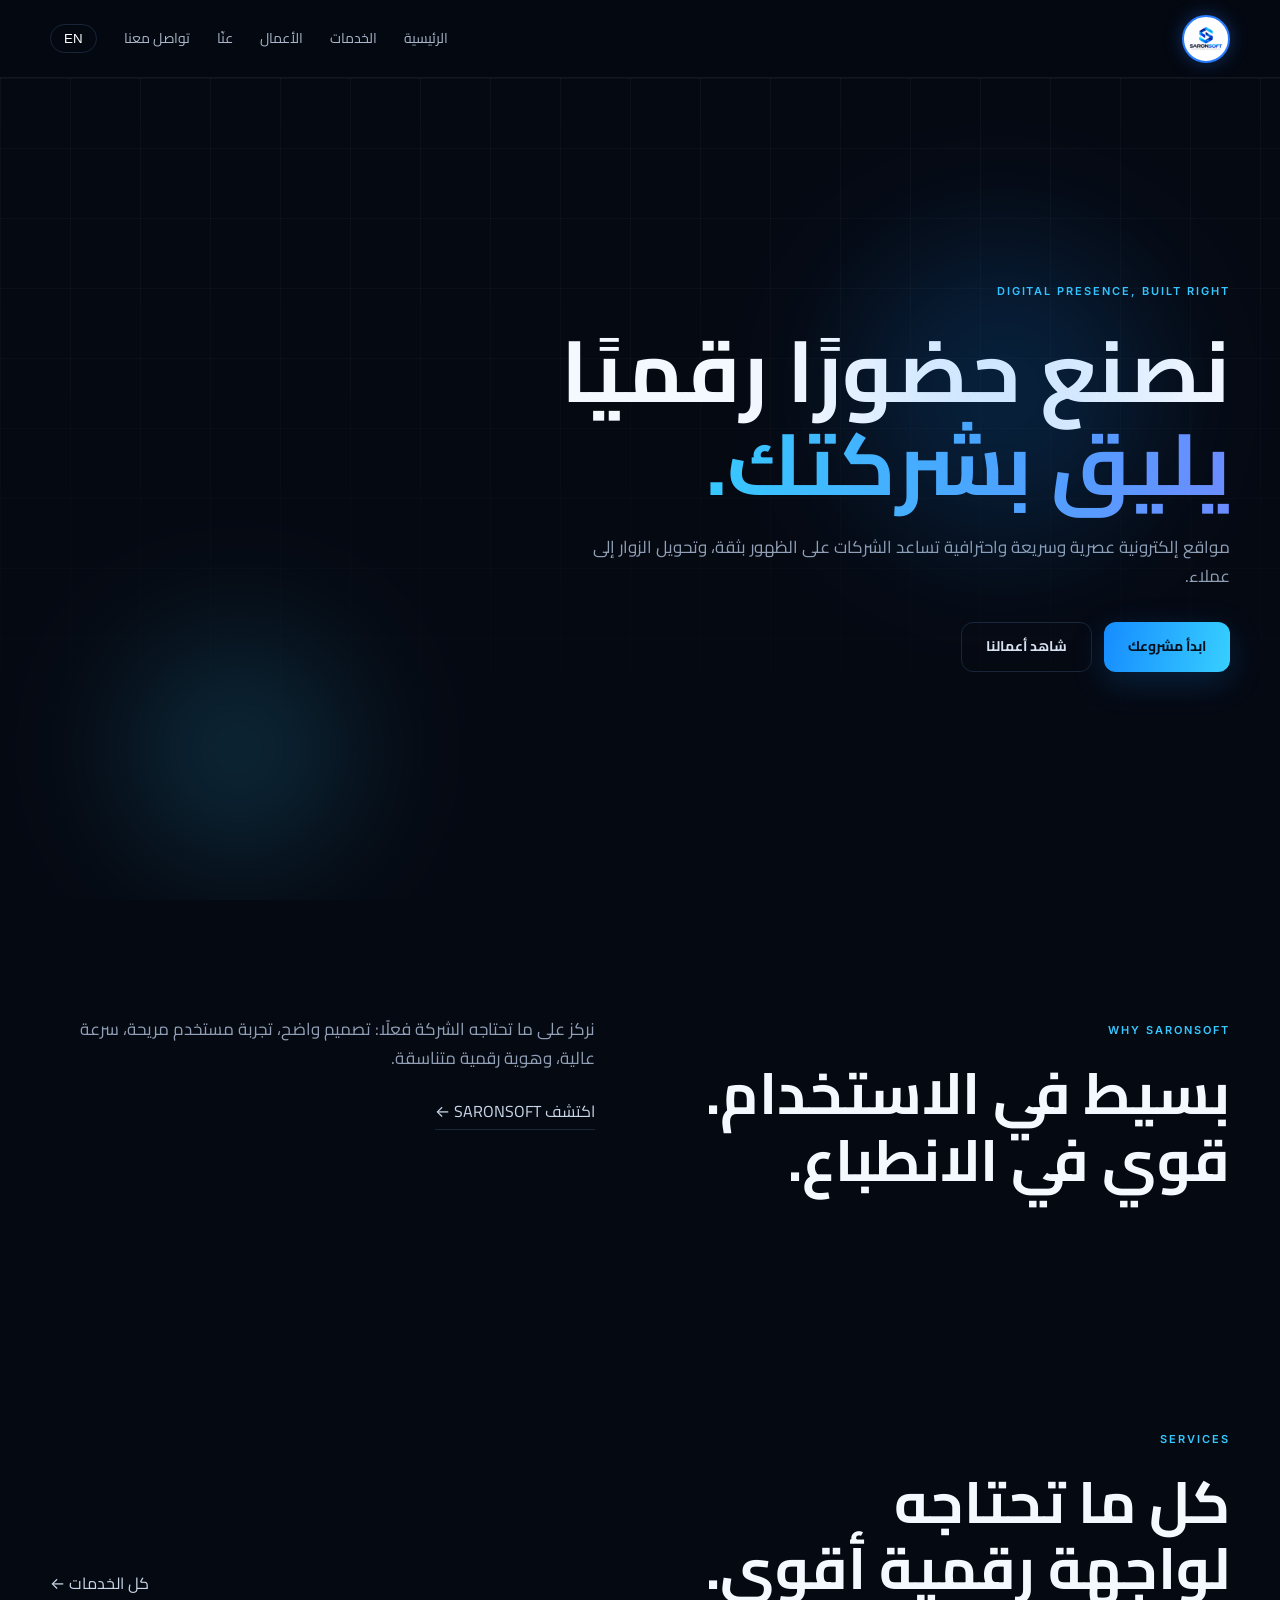
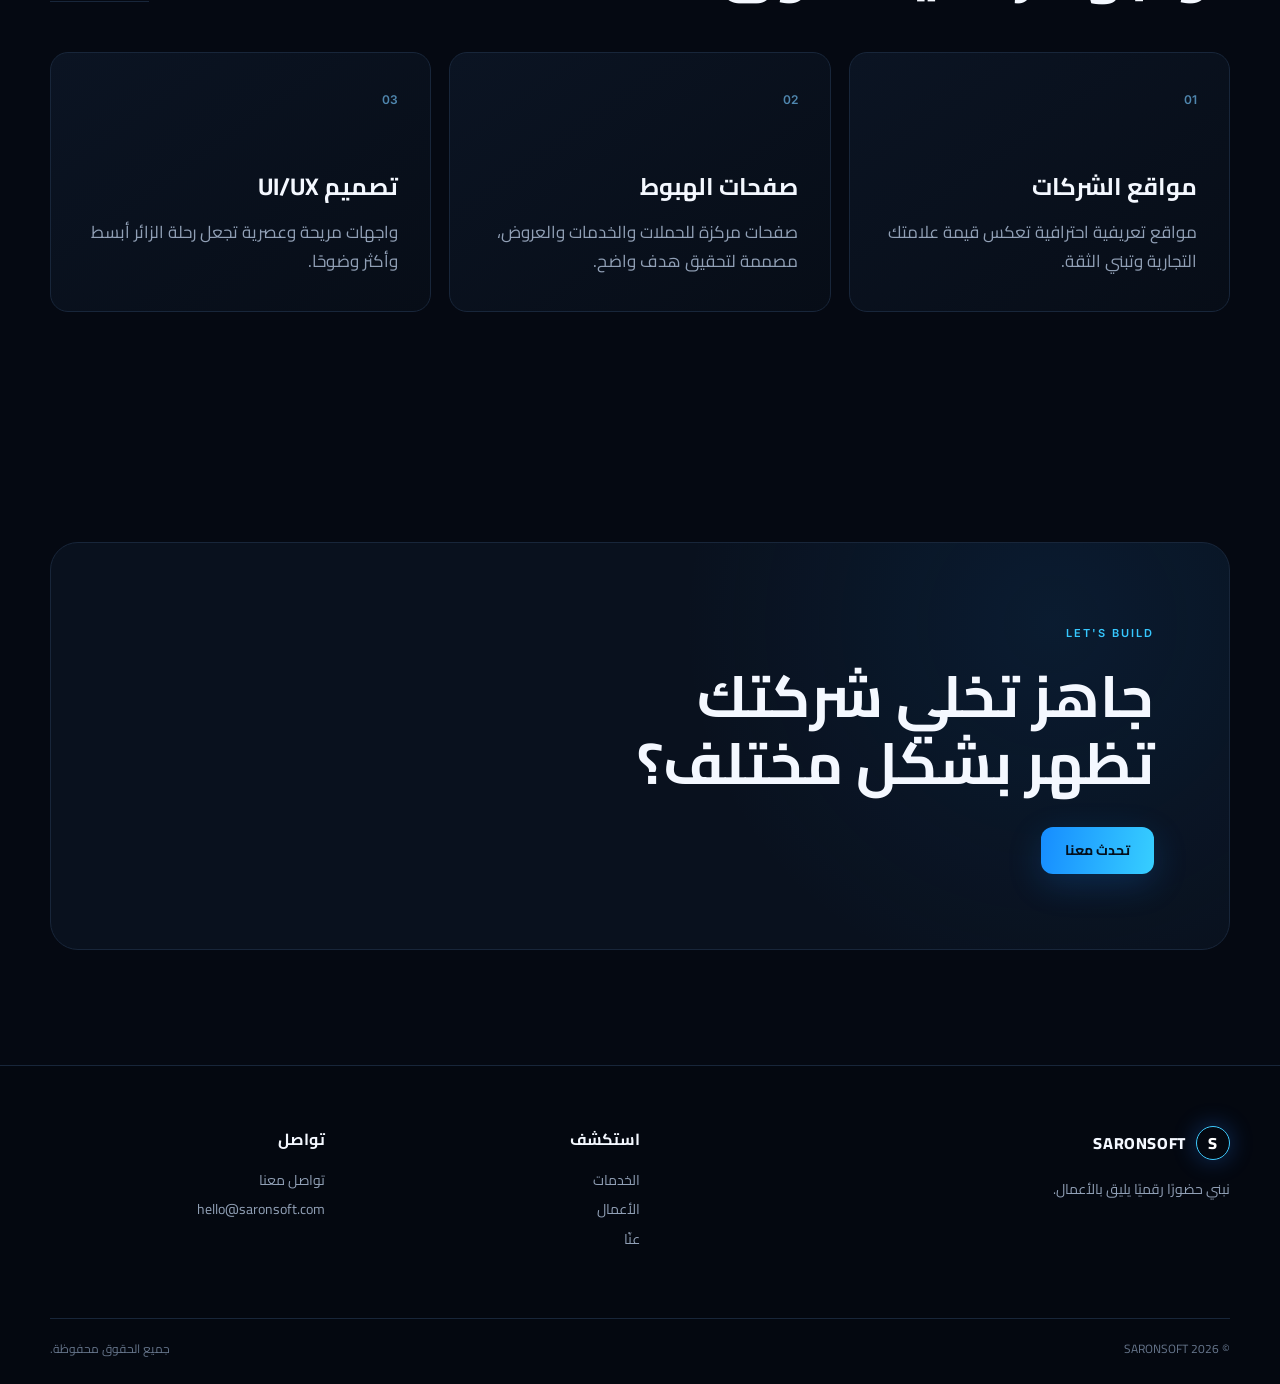
<file: index.html>
<!doctype html>
<html lang="ar" dir="rtl">
<head>
  <meta charset="utf-8"><meta name="viewport" content="width=device-width,initial-scale=1">
  <meta name="description" content="SARONSOFT — مواقع إلكترونية احترافية للشركات والعلامات التجارية.">
  <title>SARONSOFT | حلول ويب احترافية للشركات</title>
  <link rel="stylesheet" href="css/style.css">
</head>
<body>
<div class="loader" aria-hidden="true"><span>
  <a class="brand" href="index.html">
    <img src="assets/logo.png" alt="SARONSOFT Logo">
  </a>
</span>
</div>
<header class="site-header">
  <a class="brand" href="index.html">
    <img src="assets/logo-name.png" alt="SARONSOFT Logo">
  </a>
  <button class="menu-btn" aria-label="فتح القائمة">☰</button>
  <nav class="nav">
    <a href="index.html" data-i18n="nav.home">الرئيسية</a>
    <a href="services.html" data-i18n="nav.services">الخدمات</a>
    <a href="portfolio.html" data-i18n="nav.work">الأعمال</a>
    <a href="about.html" data-i18n="nav.about">عنّا</a>
    <a href="contact.html" data-i18n="nav.contact">تواصل معنا</a>
    <button class="lang" id="langBtn">EN</button>
  </nav>
</header>

<main>
<section class="hero">
  <div class="hero-grid"></div>
  <div class="container hero-content reveal">
    <span class="eyebrow" data-i18n="hero.eyebrow">DIGITAL PRESENCE, BUILT RIGHT</span>
    <h1 data-i18n="hero.title">نصنع حضورًا رقميًا<br><em>يليق بشركتك.</em></h1>
    <p data-i18n="hero.text">مواقع إلكترونية عصرية وسريعة واحترافية تساعد الشركات على الظهور بثقة، وتحويل الزوار إلى عملاء.</p>
    <div class="actions">
      <a class="btn primary" href="contact.html" data-i18n="hero.cta">ابدأ مشروعك</a>
      <a class="btn ghost" href="portfolio.html" data-i18n="hero.work">شاهد أعمالنا</a>
    </div>
  </div>
  <div class="hero-orb orb-a"></div><div class="hero-orb orb-b"></div>
</section>

<section class="section intro">
  <div class="container split">
    <div class="reveal"><span class="eyebrow" data-i18n="intro.label">WHY SARONSOFT</span><h2 data-i18n="intro.title">بسيط في الاستخدام.<br>قوي في الانطباع.</h2></div>
    <div class="reveal"><p data-i18n="intro.text">نركز على ما تحتاجه الشركة فعلًا: تصميم واضح، تجربة مستخدم مريحة، سرعة عالية، وهوية رقمية متناسقة.</p><a class="text-link" href="about.html" data-i18n="intro.more">اكتشف SARONSOFT ←</a></div>
  </div>
</section>

<section class="section services-preview">
  <div class="container">
    <div class="section-head reveal"><div><span class="eyebrow">SERVICES</span><h2 data-i18n="services.title">كل ما تحتاجه<br>لواجهة رقمية أقوى.</h2></div><a class="text-link" href="services.html" data-i18n="services.more">كل الخدمات ←</a></div>
    <div class="cards">
      <article class="card reveal"><span class="num">01</span><h3 data-i18n="card.web">مواقع الشركات</h3><p data-i18n="card.webText">مواقع تعريفية احترافية تعكس قيمة علامتك التجارية وتبني الثقة.</p></article>
      <article class="card reveal"><span class="num">02</span><h3 data-i18n="card.landing">صفحات الهبوط</h3><p data-i18n="card.landingText">صفحات مركزة للحملات والخدمات والعروض، مصممة لتحقيق هدف واضح.</p></article>
      <article class="card reveal"><span class="num">03</span><h3 data-i18n="card.ui">تصميم UI/UX</h3><p data-i18n="card.uiText">واجهات مريحة وعصرية تجعل رحلة الزائر أبسط وأكثر وضوحًا.</p></article>
    </div>
  </div>
</section>

<section class="cta section">
  <div class="container cta-box reveal"><span class="eyebrow">LET'S BUILD</span><h2 data-i18n="cta.title">جاهز تخلي شركتك<br>تظهر بشكل مختلف؟</h2><a class="btn primary" href="contact.html" data-i18n="cta.button">تحدث معنا</a></div>
</section>
</main>

<footer class="footer"><div class="container footer-grid"><div><a class="brand" href="index.html"><span class="brand-mark">S</span><span>SARONSOFT</span></a><p data-i18n="footer.tag">نبني حضورًا رقميًا يليق بالأعمال.</p></div><div><h4 data-i18n="footer.explore">استكشف</h4><a href="services.html" data-i18n="nav.services">الخدمات</a><a href="portfolio.html" data-i18n="nav.work">الأعمال</a><a href="about.html" data-i18n="nav.about">عنّا</a></div><div><h4 data-i18n="footer.contact">تواصل</h4><a href="contact.html" data-i18n="nav.contact">تواصل معنا</a><a href="mailto:hello@saronsoft.com">hello@saronsoft.com</a></div></div><div class="container footer-bottom"><span>© 2026 SARONSOFT</span><span data-i18n="footer.rights">جميع الحقوق محفوظة.</span></div></footer>
<script src="js/app.js"></script><script src="js/language.js"></script>
</body></html>
</file>
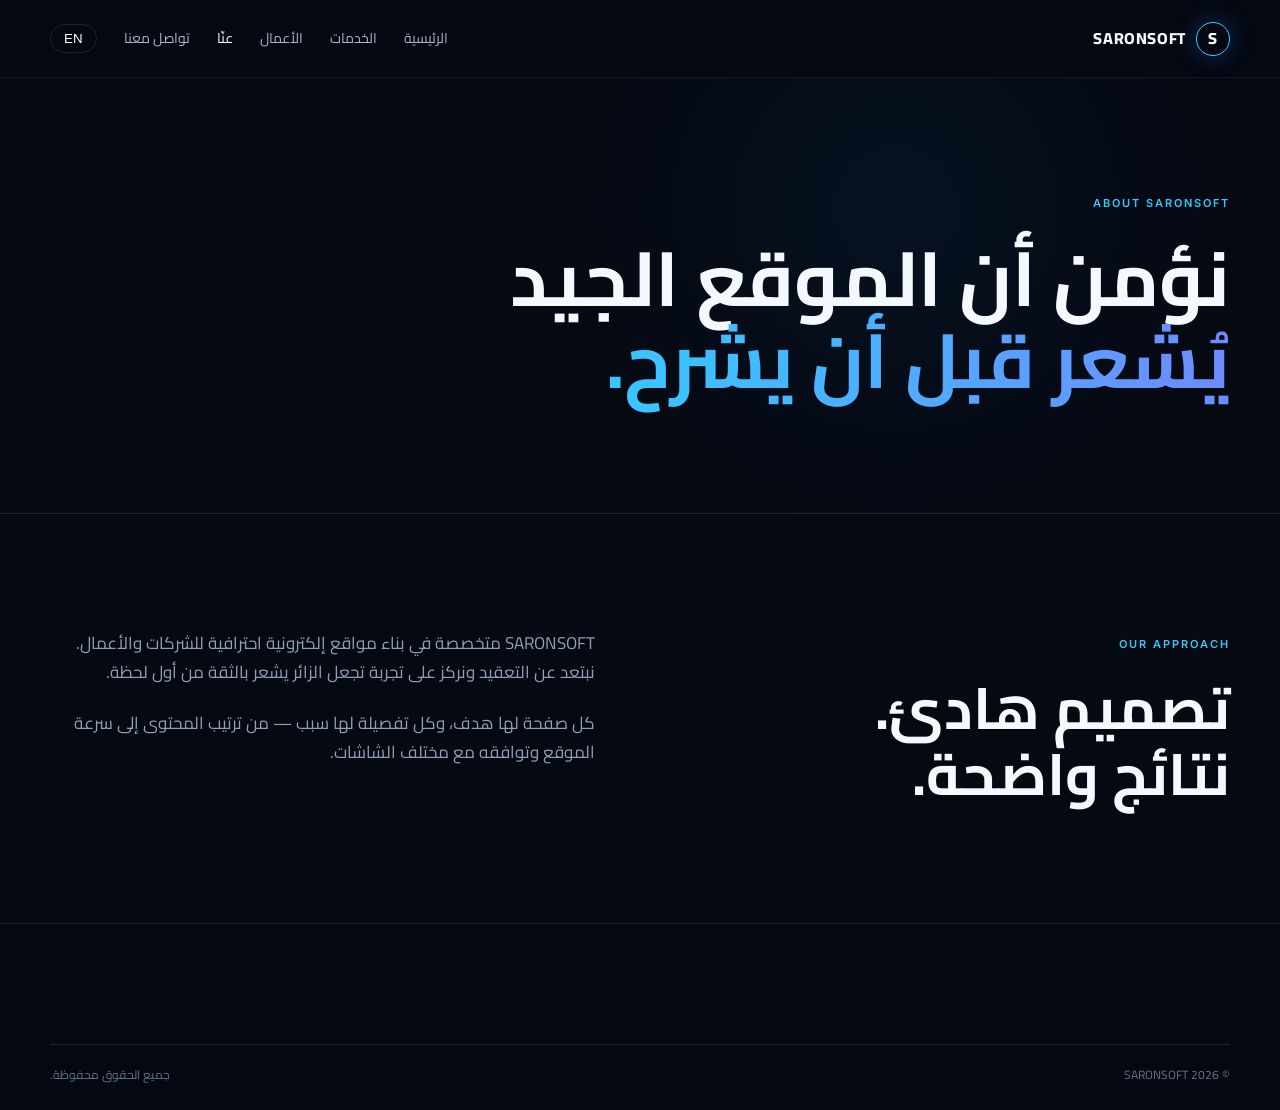
<file: about.html>
<!doctype html><html lang="ar" dir="rtl"><head><meta charset="utf-8"><meta name="viewport" content="width=device-width,initial-scale=1"><title>عنّا | SARONSOFT</title><link rel="stylesheet" href="css/style.css"></head><body>
<header class="site-header"><a class="brand" href="index.html"><span class="brand-mark">S</span><span>SARONSOFT</span></a><button class="menu-btn">☰</button><nav class="nav"><a href="index.html" data-i18n="nav.home">الرئيسية</a><a href="services.html" data-i18n="nav.services">الخدمات</a><a href="portfolio.html" data-i18n="nav.work">الأعمال</a><a class="active" href="about.html" data-i18n="nav.about">عنّا</a><a href="contact.html" data-i18n="nav.contact">تواصل معنا</a><button class="lang" id="langBtn">EN</button></nav></header>
<main><section class="page-hero"><div class="container reveal"><span class="eyebrow">ABOUT SARONSOFT</span><h1 data-i18n="about.title">نؤمن أن الموقع الجيد<br><em>يُشعر قبل أن يشرح.</em></h1></div></section>
<section class="section"><div class="container split about-copy"><div><span class="eyebrow">OUR APPROACH</span><h2 data-i18n="about.subtitle">تصميم هادئ.<br>نتائج واضحة.</h2></div><div><p data-i18n="about.text1">SARONSOFT متخصصة في بناء مواقع إلكترونية احترافية للشركات والأعمال. نبتعد عن التعقيد ونركز على تجربة تجعل الزائر يشعر بالثقة من أول لحظة.</p><p data-i18n="about.text2">كل صفحة لها هدف، وكل تفصيلة لها سبب — من ترتيب المحتوى إلى سرعة الموقع وتوافقه مع مختلف الشاشات.</p></div></div></section></main>
<footer class="footer"><div class="container footer-bottom"><span>© 2026 SARONSOFT</span><span data-i18n="footer.rights">جميع الحقوق محفوظة.</span></div></footer><script src="js/app.js"></script><script src="js/language.js"></script></body></html>
</file>
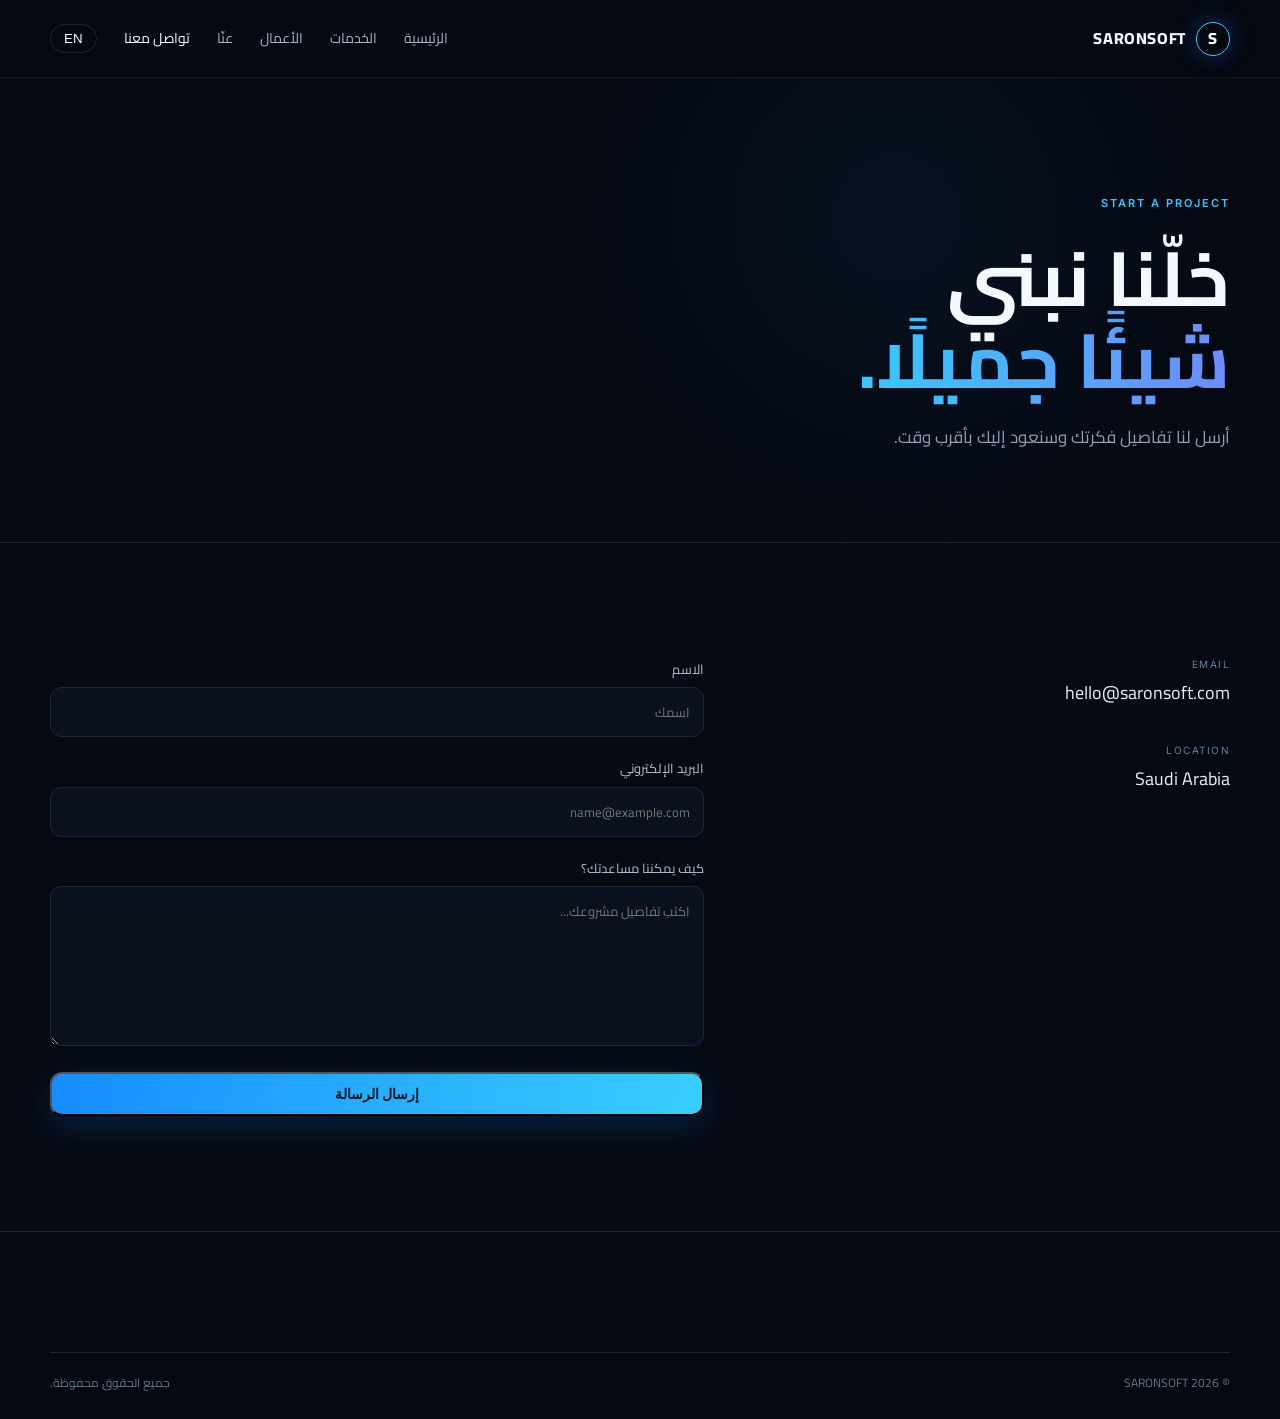
<file: contact.html>
<!doctype html><html lang="ar" dir="rtl"><head><meta charset="utf-8"><meta name="viewport" content="width=device-width,initial-scale=1"><title>تواصل معنا | SARONSOFT</title><link rel="stylesheet" href="css/style.css"></head><body>
<header class="site-header"><a class="brand" href="index.html"><span class="brand-mark">S</span><span>SARONSOFT</span></a><button class="menu-btn">☰</button><nav class="nav"><a href="index.html" data-i18n="nav.home">الرئيسية</a><a href="services.html" data-i18n="nav.services">الخدمات</a><a href="portfolio.html" data-i18n="nav.work">الأعمال</a><a href="about.html" data-i18n="nav.about">عنّا</a><a class="active" href="contact.html" data-i18n="nav.contact">تواصل معنا</a><button class="lang" id="langBtn">EN</button></nav></header>
<main><section class="page-hero"><div class="container reveal"><span class="eyebrow">START A PROJECT</span><h1 data-i18n="contact.title">خلّنا نبني<br><em>شيئًا جميلًا.</em></h1><p data-i18n="contact.text">أرسل لنا تفاصيل فكرتك وسنعود إليك بأقرب وقت.</p></div></section>
<section class="section"><div class="container contact-grid"><div class="contact-info"><div><small>EMAIL</small><a href="mailto:hello@saronsoft.com">hello@saronsoft.com</a></div><div><small>LOCATION</small><p>Saudi Arabia</p></div></div><form class="contact-form" onsubmit="return false"><label data-i18n="form.name">الاسم<input type="text" placeholder="اسمك"></label><label data-i18n="form.email">البريد الإلكتروني<input type="email" placeholder="name@example.com"></label><label data-i18n="form.message">كيف يمكننا مساعدتك؟<textarea rows="6" placeholder="اكتب تفاصيل مشروعك..."></textarea></label><button class="btn primary" type="submit" data-i18n="form.send">إرسال الرسالة</button></form></div></section></main>
<footer class="footer"><div class="container footer-bottom"><span>© 2026 SARONSOFT</span><span data-i18n="footer.rights">جميع الحقوق محفوظة.</span></div></footer><script src="js/app.js"></script><script src="js/language.js"></script></body></html>
</file>
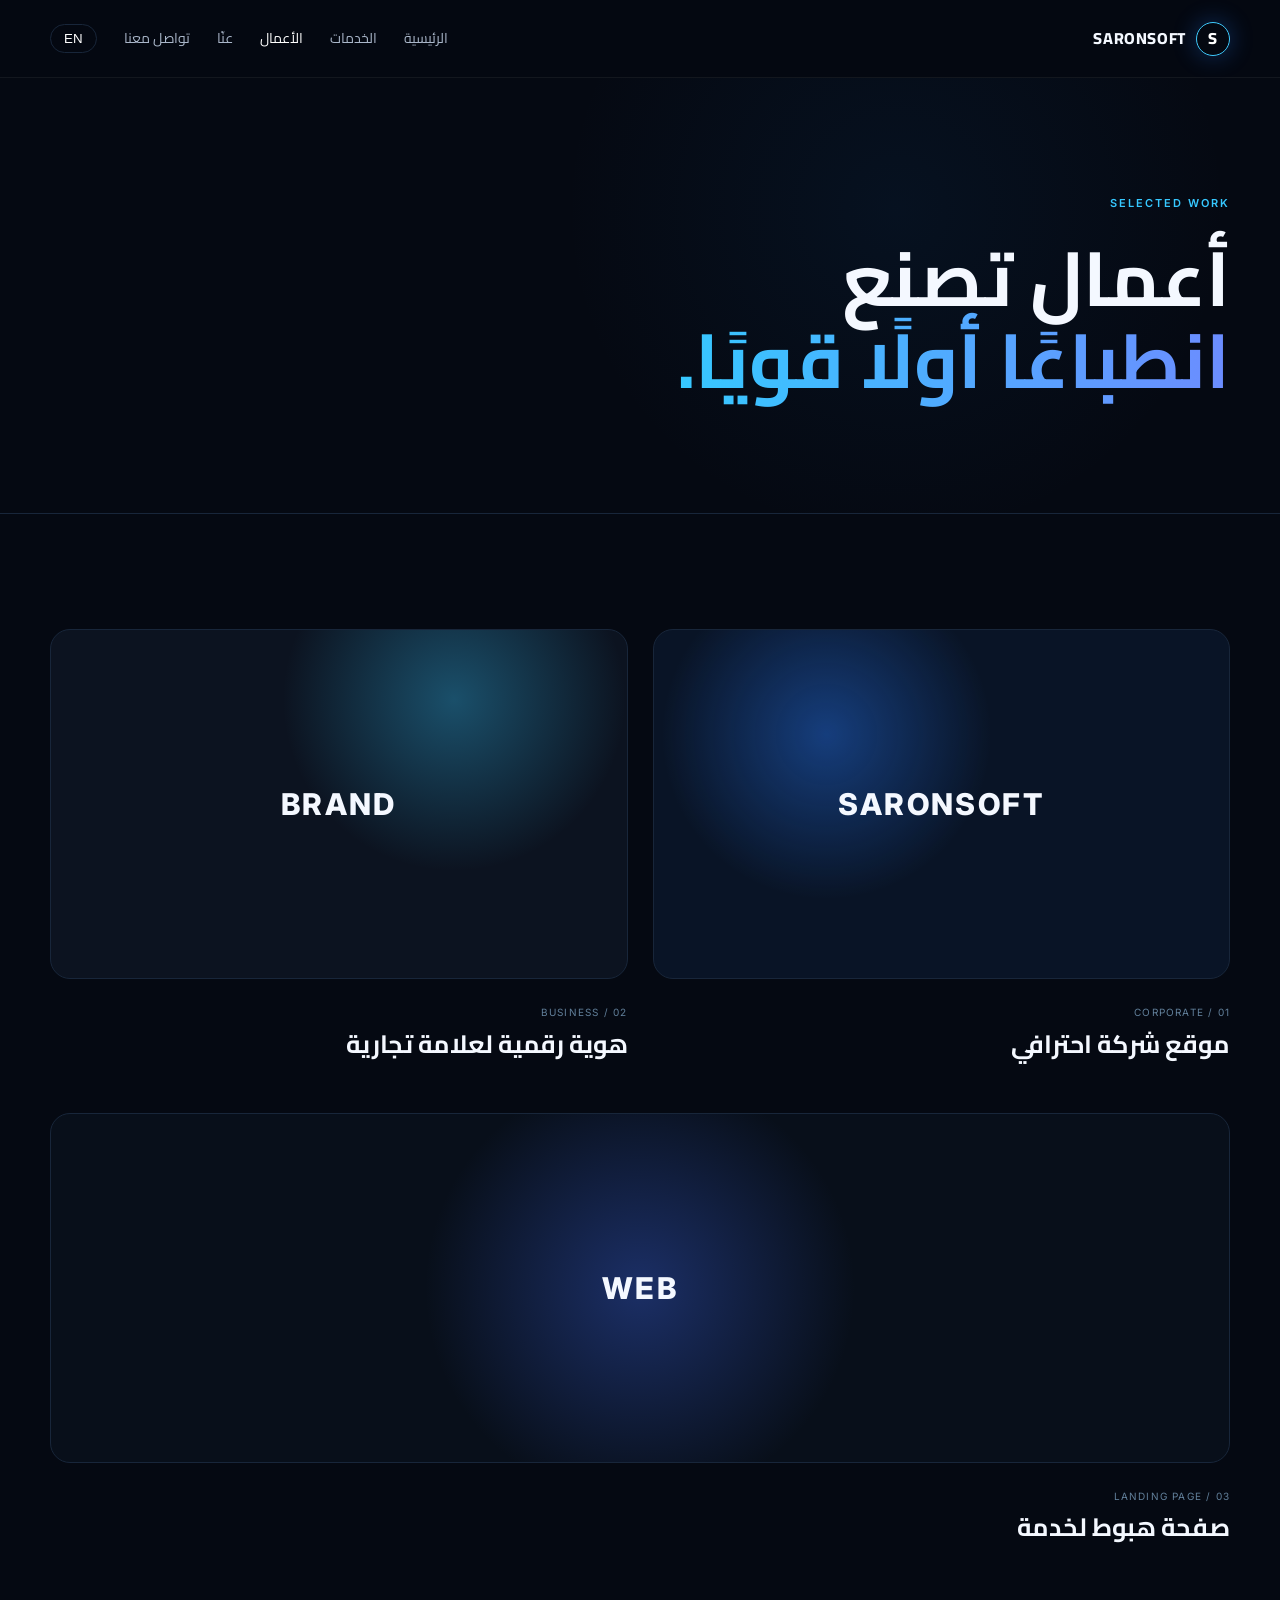
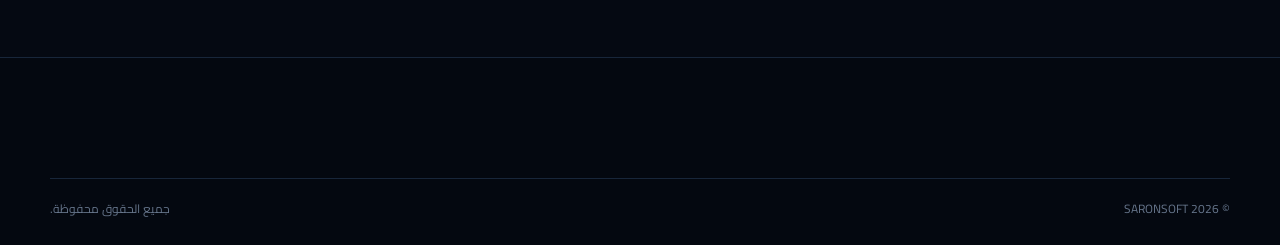
<file: portfolio.html>
<!doctype html><html lang="ar" dir="rtl"><head><meta charset="utf-8"><meta name="viewport" content="width=device-width,initial-scale=1"><title>الأعمال | SARONSOFT</title><link rel="stylesheet" href="css/style.css"></head><body>
<header class="site-header"><a class="brand" href="index.html"><span class="brand-mark">S</span><span>SARONSOFT</span></a><button class="menu-btn">☰</button><nav class="nav"><a href="index.html" data-i18n="nav.home">الرئيسية</a><a href="services.html" data-i18n="nav.services">الخدمات</a><a class="active" href="portfolio.html" data-i18n="nav.work">الأعمال</a><a href="about.html" data-i18n="nav.about">عنّا</a><a href="contact.html" data-i18n="nav.contact">تواصل معنا</a><button class="lang" id="langBtn">EN</button></nav></header>
<main><section class="page-hero"><div class="container reveal"><span class="eyebrow">SELECTED WORK</span><h1 data-i18n="work.title">أعمال تصنع<br><em>انطباعًا أولًا قويًا.</em></h1></div></section>
<section class="section"><div class="container portfolio-grid">
<article class="project reveal"><div class="project-visual gradient-one"><span>SARONSOFT</span></div><div><small>01 / CORPORATE</small><h2 data-i18n="project1">موقع شركة احترافي</h2></div></article>
<article class="project reveal"><div class="project-visual gradient-two"><span>BRAND</span></div><div><small>02 / BUSINESS</small><h2 data-i18n="project2">هوية رقمية لعلامة تجارية</h2></div></article>
<article class="project reveal"><div class="project-visual gradient-three"><span>WEB</span></div><div><small>03 / LANDING PAGE</small><h2 data-i18n="project3">صفحة هبوط لخدمة</h2></div></article>
</div></section></main>
<footer class="footer"><div class="container footer-bottom"><span>© 2026 SARONSOFT</span><span data-i18n="footer.rights">جميع الحقوق محفوظة.</span></div></footer><script src="js/app.js"></script><script src="js/language.js"></script></body></html>
</file>
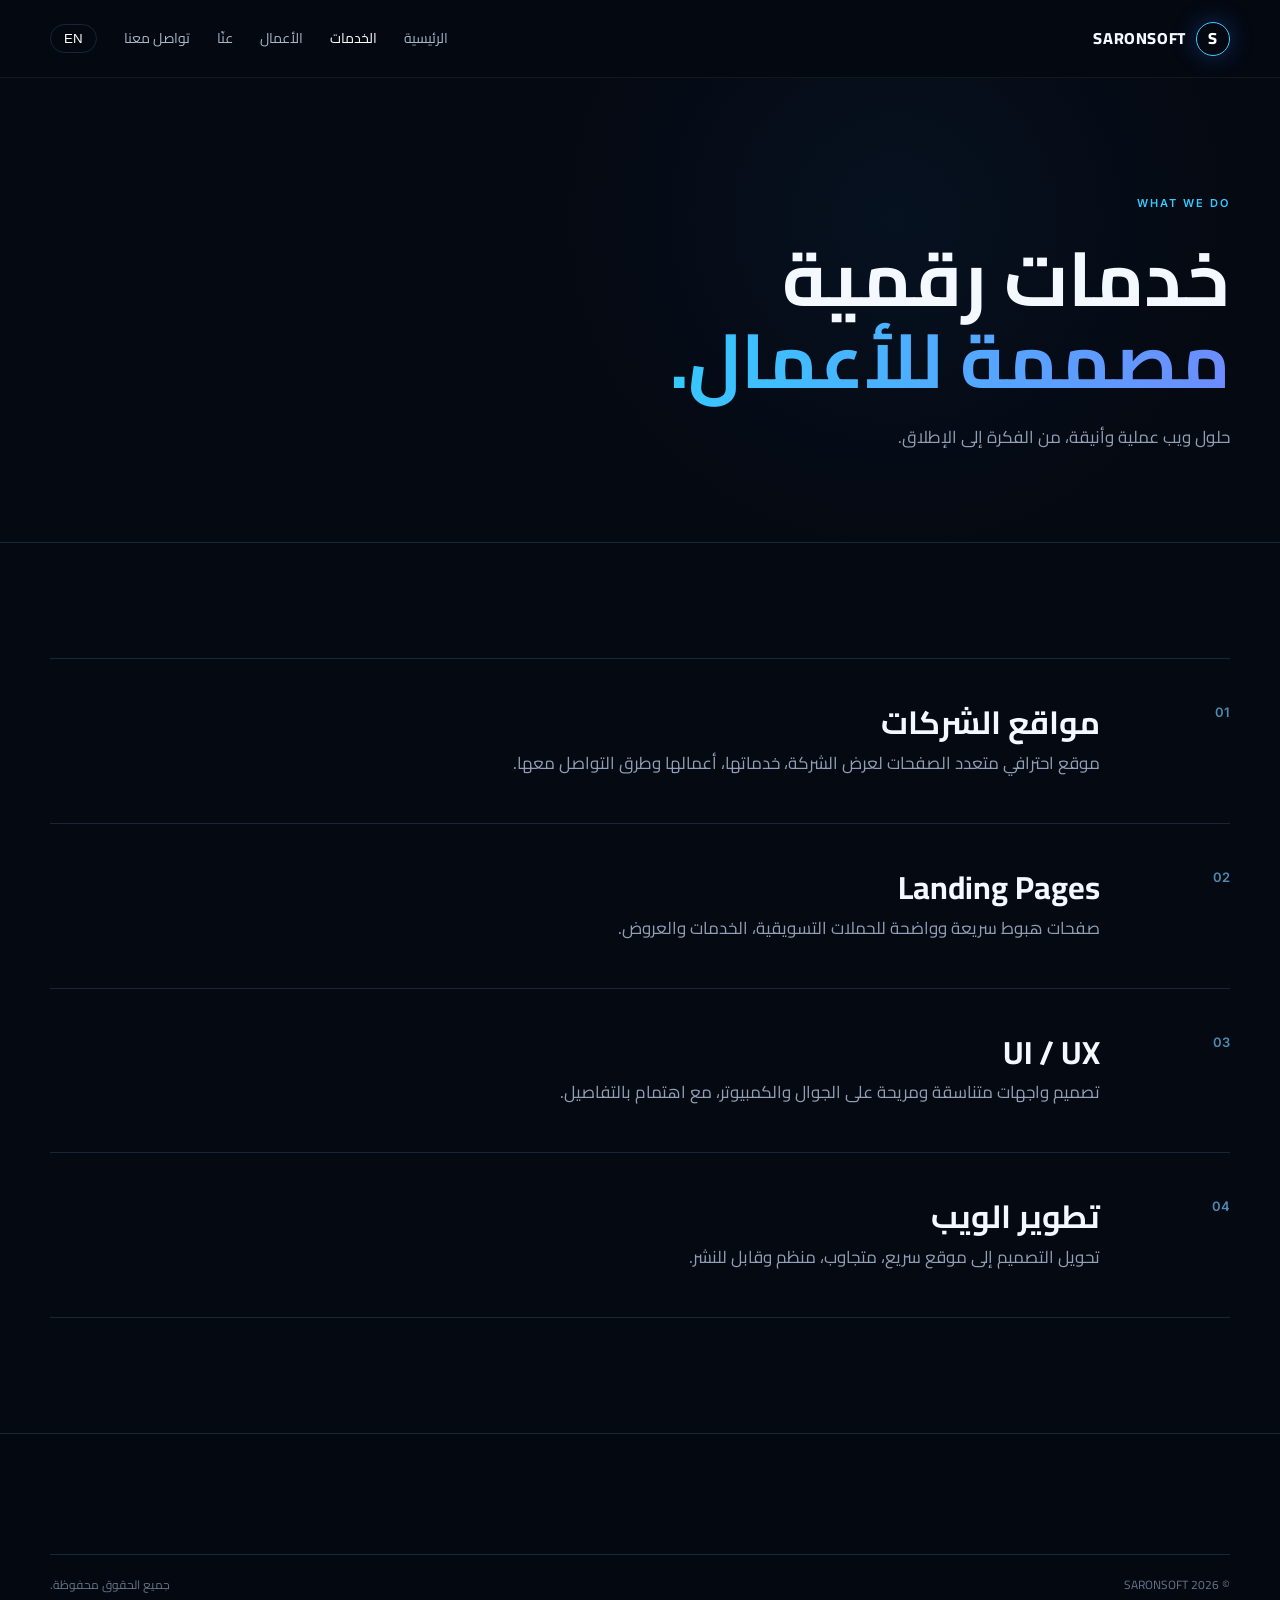
<file: services.html>
<!doctype html><html lang="ar" dir="rtl"><head><meta charset="utf-8"><meta name="viewport" content="width=device-width,initial-scale=1"><title>الخدمات | SARONSOFT</title><link rel="stylesheet" href="css/style.css"></head><body>
<header class="site-header"><a class="brand" href="index.html"><span class="brand-mark">S</span><span>SARONSOFT</span></a><button class="menu-btn">☰</button><nav class="nav"><a href="index.html" data-i18n="nav.home">الرئيسية</a><a class="active" href="services.html" data-i18n="nav.services">الخدمات</a><a href="portfolio.html" data-i18n="nav.work">الأعمال</a><a href="about.html" data-i18n="nav.about">عنّا</a><a href="contact.html" data-i18n="nav.contact">تواصل معنا</a><button class="lang" id="langBtn">EN</button></nav></header>
<main><section class="page-hero"><div class="container reveal"><span class="eyebrow">WHAT WE DO</span><h1 data-i18n="servicesPage.title">خدمات رقمية<br><em>مصممة للأعمال.</em></h1><p data-i18n="servicesPage.text">حلول ويب عملية وأنيقة، من الفكرة إلى الإطلاق.</p></div></section>
<section class="section"><div class="container service-list">
<article class="service-row reveal"><span>01</span><div><h2 data-i18n="service1.title">مواقع الشركات</h2><p data-i18n="service1.text">موقع احترافي متعدد الصفحات لعرض الشركة، خدماتها، أعمالها وطرق التواصل معها.</p></div></article>
<article class="service-row reveal"><span>02</span><div><h2 data-i18n="service2.title">Landing Pages</h2><p data-i18n="service2.text">صفحات هبوط سريعة وواضحة للحملات التسويقية، الخدمات والعروض.</p></div></article>
<article class="service-row reveal"><span>03</span><div><h2 data-i18n="service3.title">UI / UX</h2><p data-i18n="service3.text">تصميم واجهات متناسقة ومريحة على الجوال والكمبيوتر، مع اهتمام بالتفاصيل.</p></div></article>
<article class="service-row reveal"><span>04</span><div><h2 data-i18n="service4.title">تطوير الويب</h2><p data-i18n="service4.text">تحويل التصميم إلى موقع سريع، متجاوب، منظم وقابل للنشر.</p></div></article>
</div></section></main>
<footer class="footer"><div class="container footer-bottom"><span>© 2026 SARONSOFT</span><span data-i18n="footer.rights">جميع الحقوق محفوظة.</span></div></footer><script src="js/app.js"></script><script src="js/language.js"></script></body></html>
</file>
<file: css/style.css>
@import url('https://fonts.googleapis.com/css2?family=Cairo:wght@400;500;600;700;800&family=Inter:wght@400;500;600;700;800&display=swap');

:root {
    --bg: #050912;
    --panel: #0a1220;
    --text: #f4f8ff;
    --muted: #91a0b6;
    --line: #18263a;
    --cyan: #36c8ff;
    --blue: #287cff;
    --max: 1180px;
}

* {
    box-sizing: border-box;
    margin: 0;
    padding: 0;
}

html {
    scroll-behavior: smooth;
}

body {
    background: var(--bg);
    color: var(--text);
    font-family: Cairo, Inter, sans-serif;
    line-height: 1.7;
}

a {
    color: inherit;
    text-decoration: none;
}

.container {
    width: min(var(--max), calc(100% - 40px));
    margin: auto;
}


/* =========================
   HEADER
========================= */

.site-header {
    height: 78px;
    position: sticky;
    top: 0;
    z-index: 20;

    display: flex;
    align-items: center;
    justify-content: space-between;

    padding: 0 max(20px, calc((100vw - 1180px) / 2));

    background: rgba(5, 9, 18, 0.82);
    backdrop-filter: blur(16px);

    border-bottom: 1px solid rgba(255, 255, 255, 0.06);
}


/* Logo */

.brand {
    display: flex;
    align-items: center;
    gap: 10px;

    font-weight: 800;
    letter-spacing: 0.04em;
}

.brand img {
    width: 48px;
    height: 48px;
    object-fit: contain;
    border-radius: 50%;
    background: #fff;
    padding: 3px;
    display: block;
    border: 2px solid #287cff;
    box-shadow: 0 0 18px rgba(40, 124, 255, 0.35);
}


/* إذا كان هناك استخدام قديم للـ brand-mark */

.brand-mark {
    width: 34px;
    height: 34px;

    display: grid;
    place-items: center;

    border: 1px solid #3ecbff;
    border-radius: 50%;

    color: #fff;
    box-shadow: 0 0 25px #287cff55;
}


/* Navigation */

.nav {
    display: flex;
    align-items: center;
    gap: 27px;

    color: #aab7ca;
    font-size: 14px;
}

.nav a:hover,
.nav .active {
    color: #fff;
}

.lang {
    background: transparent;
    color: #fff;

    border: 1px solid var(--line);
    border-radius: 20px;

    padding: 6px 13px;

    cursor: pointer;
}

.menu-btn {
    display: none;

    background: none;
    border: 0;

    color: white;
    font-size: 25px;
}


/* =========================
   HERO
========================= */

.hero,
.page-hero {
    position: relative;
    overflow: hidden;
}

.hero {
    min-height: calc(100vh - 78px);

    display: grid;
    align-items: center;
}

.hero-grid {
    position: absolute;
    inset: 0;

    background-image:
        linear-gradient(
            rgba(255, 255, 255, 0.035) 1px,
            transparent 1px
        ),
        linear-gradient(
            90deg,
            rgba(255, 255, 255, 0.035) 1px,
            transparent 1px
        );

    background-size: 70px 70px;

    mask-image: linear-gradient(
        to bottom,
        #000,
        transparent
    );
}

.hero-content {
    position: relative;
    padding: 90px 0 120px;
}

.eyebrow {
    font: 600 11px Inter, sans-serif;
    letter-spacing: 0.18em;
    color: var(--cyan);
}

h1 {
    font-size: clamp(44px, 7vw, 86px);
    line-height: 1.08;
    margin: 22px 0;
}

h1 em,
h2 em {
    font-style: normal;

    background: linear-gradient(
        90deg,
        var(--cyan),
        #6c8cff
    );

    -webkit-background-clip: text;
    color: transparent;
}

p {
    color: var(--muted);
    font-size: 17px;
}

.hero-content p {
    max-width: 650px;
}


/* =========================
   BUTTONS
========================= */

.actions {
    display: flex;
    gap: 12px;
    margin-top: 32px;
}

.btn {
    display: inline-flex;
    align-items: center;
    justify-content: center;

    padding: 12px 24px;

    border-radius: 12px;

    font-weight: 700;
    font-size: 14px;

    transition: 0.25s;
}

.primary {
    background: linear-gradient(
        100deg,
        #168cff,
        #37cfff
    );

    color: #03101d;

    box-shadow: 0 10px 35px #168cff33;
}

.primary:hover {
    transform: translateY(-2px);
}

.ghost {
    border: 1px solid var(--line);
    color: #d9e3f2;
}


/* =========================
   HERO ORBS
========================= */

.hero-orb {
    position: absolute;

    border-radius: 50%;

    filter: blur(70px);
    opacity: 0.18;
}

.orb-a {
    width: 300px;
    height: 300px;

    background: #178fff;

    right: 10%;
    top: 20%;
}

.orb-b {
    width: 220px;
    height: 220px;

    background: #36c8ff;

    left: 10%;
    bottom: 5%;
}


/* =========================
   SECTIONS
========================= */

.section {
    padding: 115px 0;
}

.split {
    display: grid;
    grid-template-columns: 1fr 1fr;

    gap: 90px;

    align-items: start;
}

h2 {
    font-size: clamp(34px, 5vw, 58px);
    line-height: 1.15;

    margin-top: 18px;
}

.text-link {
    display: inline-block;

    color: #c9d7e9;

    margin-top: 25px;

    border-bottom: 1px solid var(--line);

    padding-bottom: 4px;
}

.section-head {
    display: flex;
    justify-content: space-between;
    align-items: end;

    margin-bottom: 50px;
}


/* =========================
   CARDS
========================= */

.cards {
    display: grid;

    grid-template-columns: repeat(3, 1fr);

    gap: 18px;
}

.card {
    padding: 32px;

    border: 1px solid var(--line);

    background: linear-gradient(
        145deg,
        #0b1423,
        #070d17
    );

    min-height: 260px;

    border-radius: 18px;
}

.card:hover {
    border-color: #2a5f87;
}

.num {
    font: 600 12px Inter;
    color: #4f86ae;
}

.card h3 {
    font-size: 24px;

    margin: 55px 0 10px;
}


/* =========================
   CTA
========================= */

.cta-box {
    border: 1px solid var(--line);

    border-radius: 28px;

    padding: 75px;

    position: relative;
    overflow: hidden;

    background:
        radial-gradient(
            circle at 85% 20%,
            #1260a822,
            transparent 35%
        ),
        #09111e;
}

.cta-box .btn {
    margin-top: 30px;
}


/* =========================
   FOOTER
========================= */

.footer {
    border-top: 1px solid var(--line);

    padding: 60px 0 25px;

    background: #040810;
}

.footer-grid {
    display: grid;

    grid-template-columns: 2fr 1fr 1fr;

    gap: 40px;
}

.footer-grid p {
    margin-top: 18px;
    font-size: 14px;
}

.footer-grid h4 {
    margin-bottom: 15px;
}

.footer-grid > div > a:not(.brand) {
    display: block;

    color: var(--muted);

    font-size: 14px;

    margin: 6px 0;
}

.footer-bottom {
    display: flex;

    justify-content: space-between;

    margin-top: 60px;

    padding-top: 20px;

    border-top: 1px solid var(--line);

    font-size: 12px;

    color: #66758b;
}


/* =========================
   PAGE HERO
========================= */

.page-hero {
    padding: 110px 0 90px;

    border-bottom: 1px solid var(--line);

    background:
        radial-gradient(
            circle at 70% 30%,
            #1260a818,
            transparent 35%
        );
}

.page-hero h1 {
    font-size: clamp(45px, 7vw, 76px);
    max-width: 850px;
}

.page-hero p {
    max-width: 650px;
}


/* =========================
   SERVICES
========================= */

.service-list {
    border-top: 1px solid var(--line);
}

.service-row {
    display: grid;

    grid-template-columns: 100px 1fr;

    gap: 30px;

    padding: 45px 0;

    border-bottom: 1px solid var(--line);
}

.service-row > span {
    font: 600 13px Inter;
    color: #4d8ab2;
}

.service-row h2 {
    font-size: 32px;

    margin: 0 0 8px;
}

.service-row p {
    max-width: 700px;
}


/* =========================
   PORTFOLIO
========================= */

.portfolio-grid {
    display: grid;

    grid-template-columns: 1fr 1fr;

    gap: 55px 25px;
}

.project:nth-child(3) {
    grid-column: 1 / -1;
}

.project-visual {
    height: 350px;

    border-radius: 20px;

    display: grid;
    place-items: center;

    overflow: hidden;

    border: 1px solid var(--line);

    margin-bottom: 18px;
}

.project-visual span {
    font: 800 30px Inter;

    letter-spacing: 0.08em;
}

.gradient-one {
    background:
        radial-gradient(
            circle at 30% 30%,
            #287cff66,
            transparent 35%
        ),
        #091426;
}

.gradient-two {
    background:
        radial-gradient(
            circle at 70% 20%,
            #36c8ff55,
            transparent 35%
        ),
        #0c1320;
}

.gradient-three {
    background:
        radial-gradient(
            circle at 50% 50%,
            #426fff55,
            transparent 35%
        ),
        #080f1a;
}

.project small {
    font: 10px Inter;

    color: #62809b;

    letter-spacing: 0.12em;
}

.project h2 {
    font-size: 25px;
    margin-top: 5px;
}


/* =========================
   ABOUT
========================= */

.about-copy p {
    margin-bottom: 22px;
}


/* =========================
   CONTACT
========================= */

.contact-grid {
    display: grid;

    grid-template-columns: 0.8fr 1.2fr;

    gap: 90px;
}

.contact-info {
    display: grid;

    align-content: start;

    gap: 35px;
}

.contact-info small {
    font: 10px Inter;

    color: #5c84a1;

    letter-spacing: 0.15em;

    display: block;

    margin-bottom: 8px;
}

.contact-info a,
.contact-info p {
    font-size: 18px;
    color: #e5edf8;
}

.contact-form {
    display: grid;
    gap: 20px;
}

.contact-form label {
    font-size: 13px;
    color: #b5c2d3;
}

.contact-form input,
.contact-form textarea {
    width: 100%;

    margin-top: 7px;

    background: #08111d;

    border: 1px solid var(--line);

    border-radius: 11px;

    padding: 13px;

    color: white;

    font: inherit;

    outline: none;
}

.contact-form input:focus,
.contact-form textarea:focus {
    border-color: #287cff;
}


/* =========================
   404
========================= */

.not-found {
    min-height: 100vh;

    display: grid;

    place-content: center;

    justify-items: center;

    gap: 20px;
}

.not-found > span {
    font: 800 100px Inter;

    background: linear-gradient(
        90deg,
        var(--cyan),
        var(--blue)
    );

    -webkit-background-clip: text;

    color: transparent;
}

.not-found h1 {
    font-size: 35px;
}


/* =========================
   LOADER
========================= */

.loader {
    position: fixed;

    inset: 0;

    background: var(--bg);

    z-index: 99;

    display: grid;

    place-items: center;

    transition:
        opacity 0.5s,
        visibility 0.5s;
}

.loader span {
    font: 800 20px Inter;

    letter-spacing: 0.15em;
}

.loader.done {
    opacity: 0;
    visibility: hidden;
}


/* =========================
   REVEAL ANIMATION
========================= */

.reveal {
    opacity: 0;

    transform: translateY(18px);

    transition: 0.7s ease;
}

.reveal.show {
    opacity: 1;
    transform: none;
}


/* =========================
   LANGUAGE / RTL
========================= */

html[dir="ltr"] body {
    font-family: Inter, Cairo, sans-serif;
}

html[dir="ltr"] .nav {
    font-family: Inter, sans-serif;
}

html[dir="ltr"] .hero-content,
html[dir="ltr"] .page-hero,
html[dir="ltr"] .section {
    text-align: left;
}


/* =========================
   MOBILE
========================= */

@media (max-width: 800px) {

    .site-header {
        height: 70px;
    }

    .brand img {
        height: 42px;
        width: 42px;
    }

    .menu-btn {
        display: block;
    }

    .nav {
        position: absolute;

        top: 70px;
        right: 0;
        left: 0;

        display: none;

        flex-direction: column;

        align-items: stretch;

        padding: 18px 20px;

        background: #070d17;

        border-bottom: 1px solid var(--line);
    }

    .nav.open {
        display: flex;
    }

    .nav a,
    .lang {
        text-align: center;
        padding: 10px;
    }

    .hero-content {
        padding: 75px 0;
    }

    .section {
        padding: 80px 0;
    }

    .split,
    .cards,
    .contact-grid,
    .footer-grid,
    .portfolio-grid {
        grid-template-columns: 1fr;
        gap: 30px;
    }

    .project:nth-child(3) {
        grid-column: auto;
    }

    .section-head {
        display: block;
    }

    .section-head .text-link {
        margin-top: 15px;
    }

    .cta-box {
        padding: 45px 25px;
    }

    .service-row {
        grid-template-columns: 45px 1fr;
    }

    .service-row h2 {
        font-size: 25px;
    }

    .project-visual {
        height: 250px;
    }

    .footer-grid {
        gap: 30px;
    }

    .footer-bottom {
        margin-top: 35px;

        flex-wrap: wrap;

        gap: 8px;
    }

    h1 {
        font-size: 45px;
    }
    }
</file>
